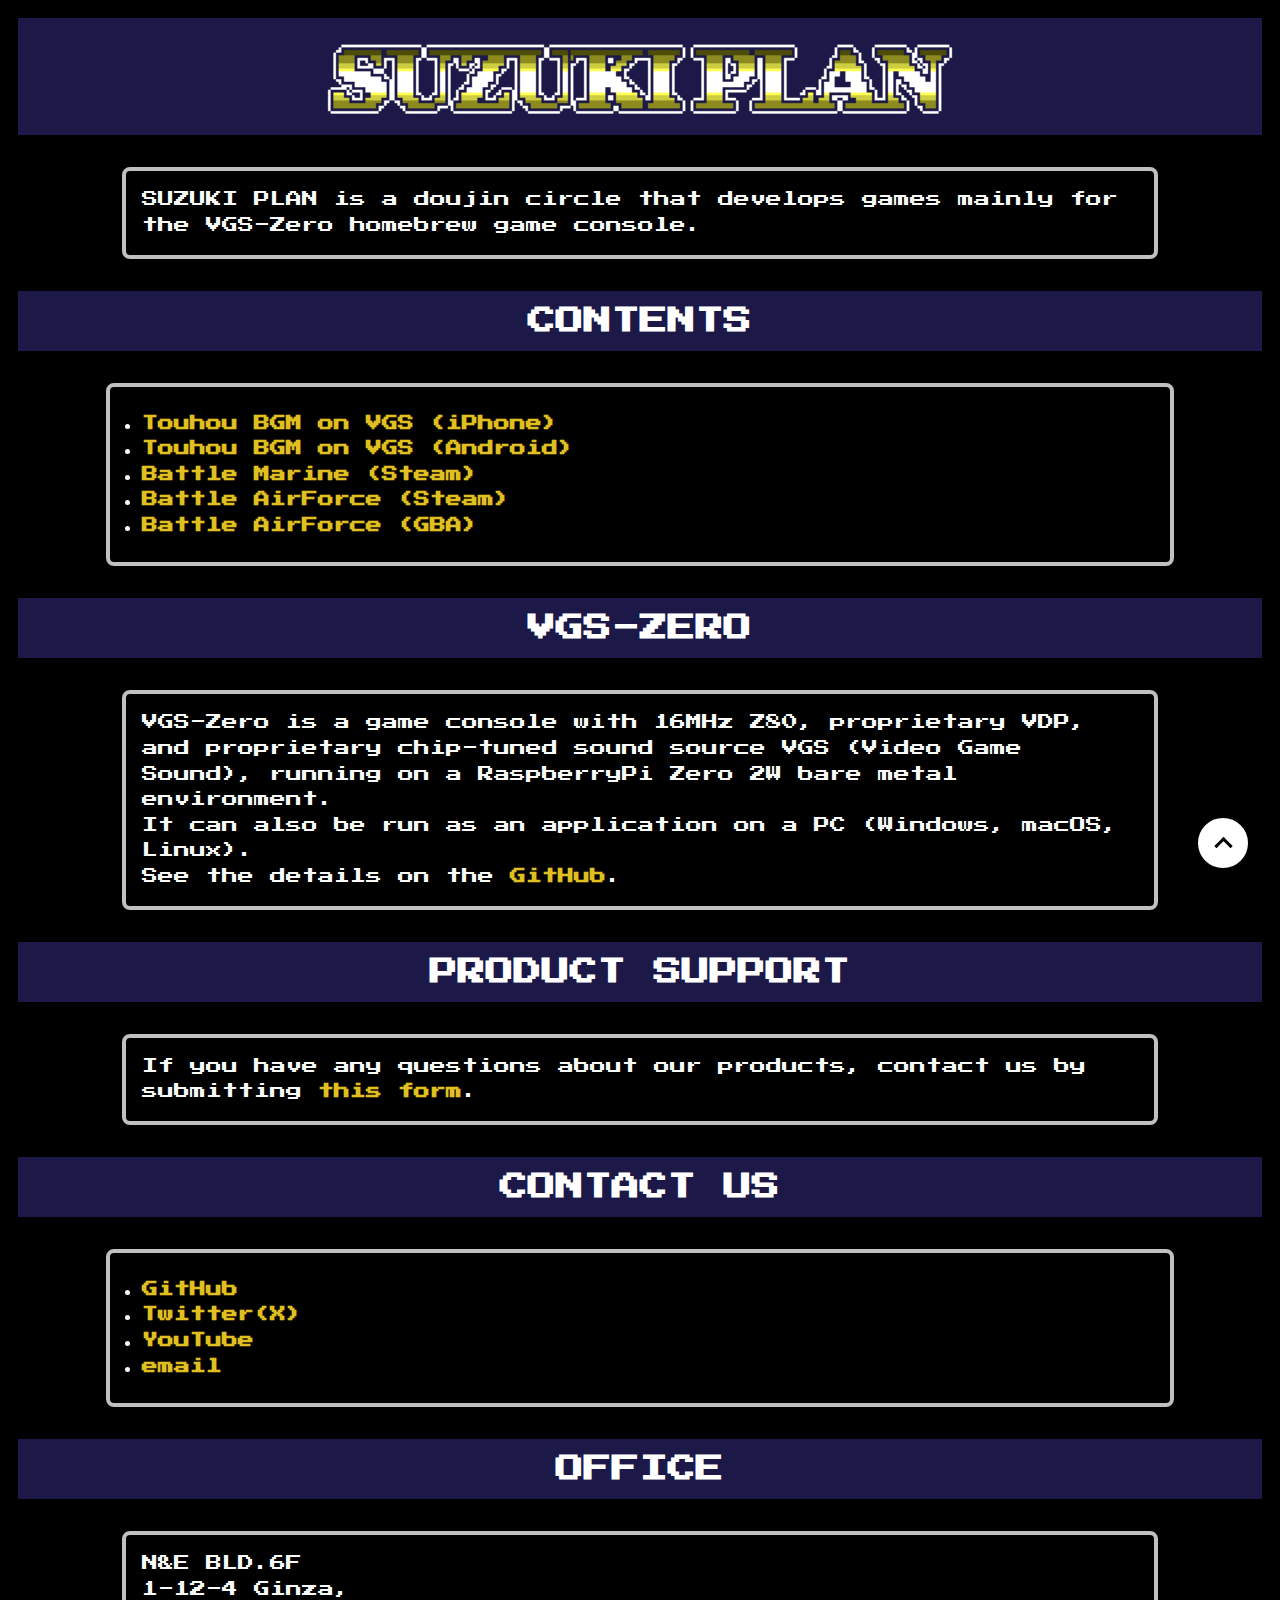
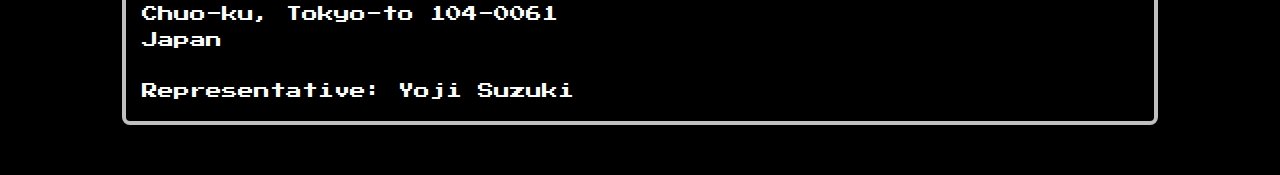
<file: public/index.html>
<html lang="en">

<head prefix="og: http://ogp.me/ns#">
    <meta charset="utf-8">
    <meta name="viewport"
        content="width=device-width,initial-scale=1,minimum-scale=1,maximum-scale=2,viewport-fit=cover">
    <meta property=”og:title” content="SUZUKI PLAN - Web Site" />
    <meta property=”og:description” content="SUZUKI PLAN is a doujin circle that develops games mainly for the VGS-Zero homebrew game console." />
    <meta property=”og:url” content="https://www.suzukiplan.com/" />
    <meta property=”og:image” content="https://www.suzukiplan.com/share.png" />
    <meta property=”og:type” content="website" />
    <meta property=”og:site_name” content="SUZUKI PLAN - Web Site" />
    <meta name="twitter:card" content="summary_large_image" />
    <meta name="twitter:site" content="suzukiplan" />
    <meta name="twitter:title" content="SUZUKI PLAN - Web Site" />
    <meta name="twitter:description" content="SUZUKI PLAN is a doujin circle that develops games mainly for the VGS-Zero homebrew game console." />
    <meta name="twitter:image" content="https://www.suzukiplan.com/share.png" />
    <link rel="stylesheet" href="style.css">
    <link rel="icon" href="favicon.ico">
    <link rel="preconnect" href="https://fonts.googleapis.com">
    <link rel="preconnect" href="https://fonts.gstatic.com" crossorigin>
    <link href="https://fonts.googleapis.com/css2?family=Press+Start+2P&display=swap" rel="stylesheet">
</head>

<body>
    <a class="pagetop" href="#"><div class="pagetop__arrow"></div></a>

    <h1>
        <img src="suzukiplan.png" width="100%" /><br>
    </h1>

    <p>SUZUKI PLAN is a doujin circle that develops games mainly for the VGS-Zero homebrew game console.</p>

    <h2>CONTENTS</h2>

    <ul>
        <li><a href="https://apps.apple.com/jp/app/id680248037" target="_blank">Touhou BGM on VGS (iPhone)</a></li>
        <li><a href="https://play.google.com/store/apps/details?id=com.suzukiplan.TOHOVGS" target="_blank">Touhou BGM on VGS (Android)</a></li>
        <li><a href="https://store.steampowered.com/app/2824990/Battle_Marine/" target="_blank">Battle Marine (Steam)</a></li>
        <li><a href="https://store.steampowered.com/app/3476490/Battle_AirForce/" target="_blank">Battle AirForce (Steam)</a></li>
        <li><a href="https://steamcommunity.com/games/3476490/announcements/detail/547857372725379989" target="_blank">Battle AirForce (GBA)</a></li>
    </ul>

    <h2>VGS-ZERO</h2>

    <p>
        VGS-Zero is a game console with 16MHz Z80, proprietary VDP, and proprietary chip-tuned sound source VGS (Video Game Sound), running on a RaspberryPi Zero 2W bare metal environment.<br>
        It can also be run as an application on a PC (Windows, macOS, Linux).<br>
        See the details on the <a href="https://github.com/suzukiplan/vgszero" target="_blank">GitHub</a>.
    </p>

    <h2>PRODUCT SUPPORT</h2>
    <p>
        If you have any questions about our products, contact us by submitting <a target="_blank" href="https://forms.gle/hzebBHgWpHcNvP3s7">this form</a>.
    </p>

    <h2>CONTACT US</h2>
    <ul>
        <li><a href="https://github.com/suzukiplan" target="_blank">GitHub</a></li>
        <li><a href="https://x.com/suzukiplan" target="_blank">Twitter(X)</a></li>
        <li><a href="https://www.youtube.com/@suzukiplan">YouTube</a></li>
        <li><a href="mailto:support@suzukiplan.com">email</a></li>
    </ul>

    <h2>OFFICE</h2>
    <p>
        N&amp;E BLD.6F<br>
        1-12-4 Ginza,<br>
        Chuo-ku, Tokyo-to 104-0061<br>
        Japan<br>
        <br>
        Representative: Yoji Suzuki
    </p>
</body>
</html>
</file>
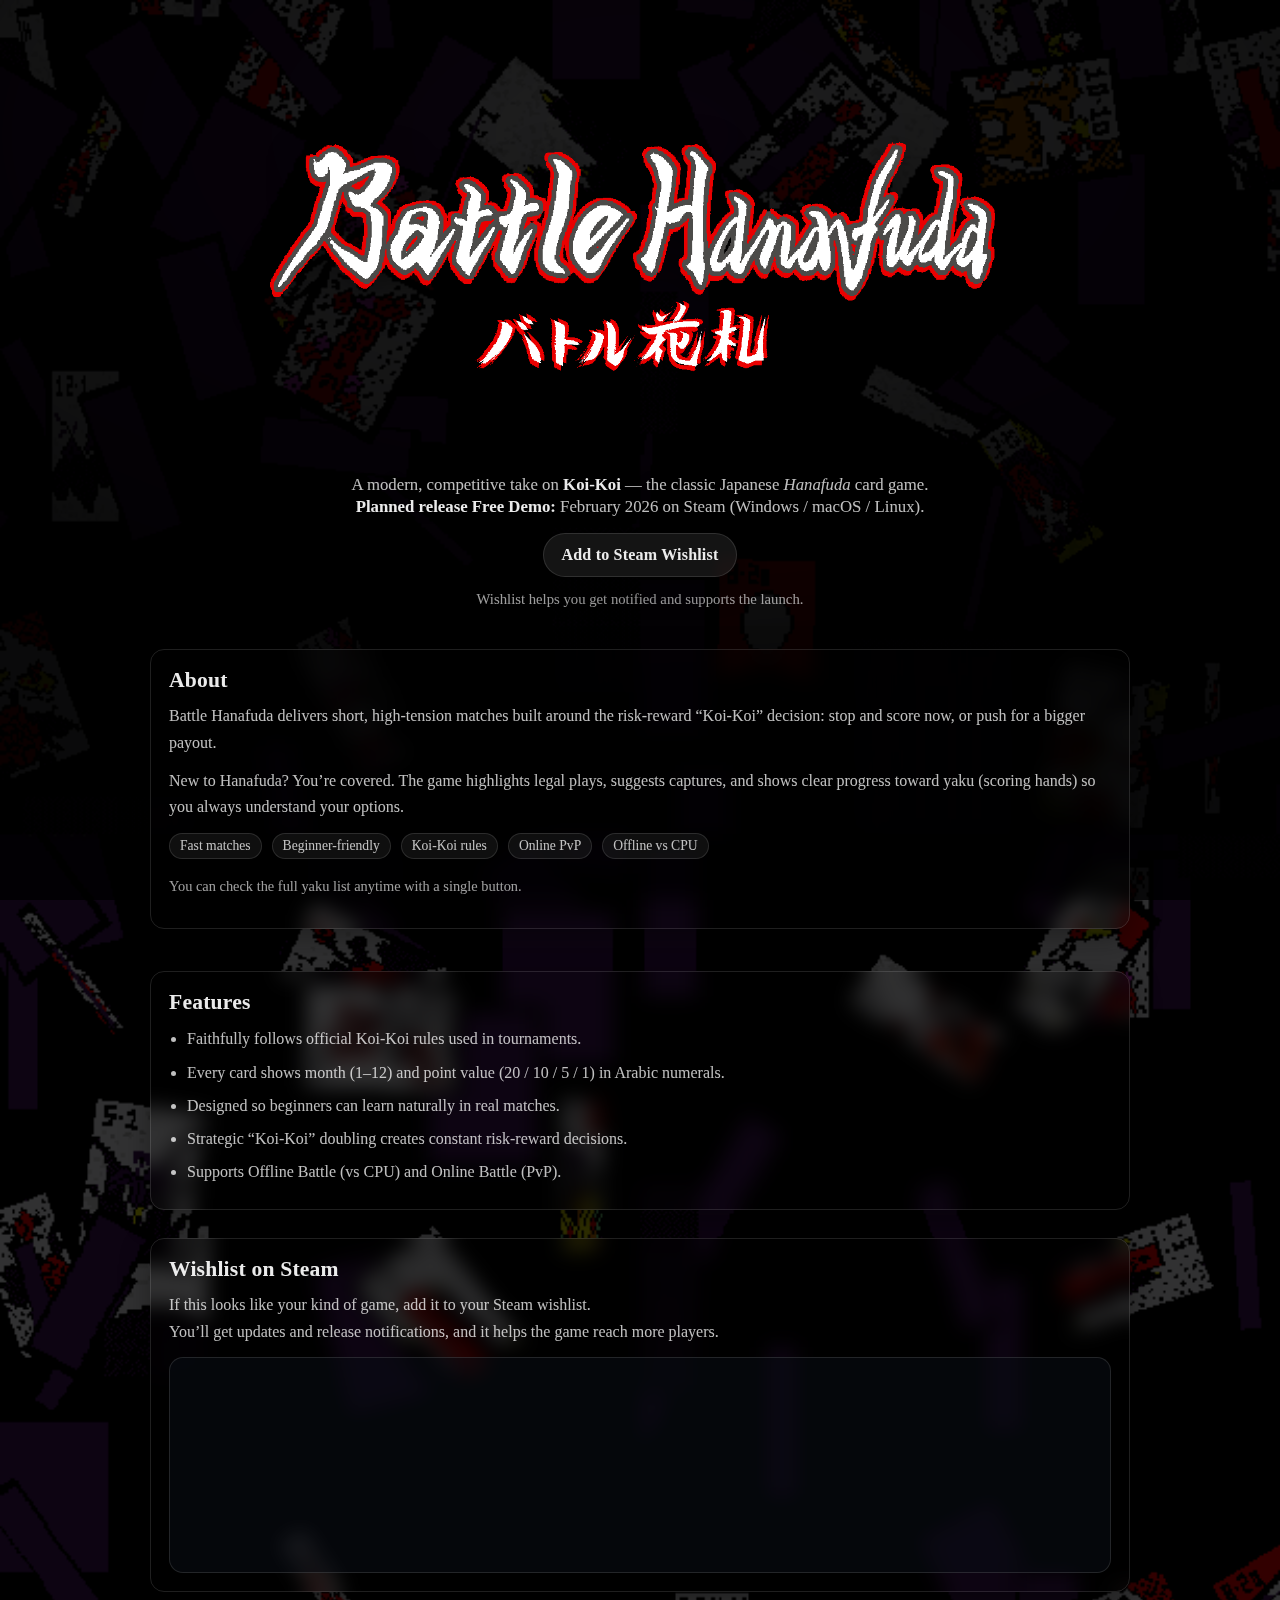
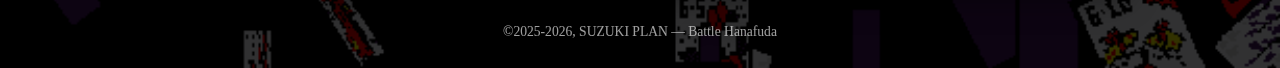
<file: public/hanafuda/index.html>
<!doctype html>
<html lang="en">

<head>
    <meta charset="utf-8" />
    <meta name="viewport" content="width=device-width, initial-scale=1" />

    <title>Battle Hanafuda — Wishlist on Steam</title>
    <meta name="description"
        content="Battle Hanafuda is a fast, strategic Koi-Koi experience with beginner-friendly guidance and online PvP. Add it to your Steam wishlist." />

    <!-- OGP -->
    <meta property="og:type" content="website" />
    <meta property="og:title" content="Battle Hanafuda — Wishlist on Steam" />
    <meta property="og:description"
        content="A modern, competitive take on Koi-Koi — the classic Japanese Hanafuda card game. Planned release: February 2026 on Steam (Windows / macOS / Linux)." />
    <meta property="og:image" content="hanafuda.png" />
    <meta property="og:image:alt" content="Battle Hanafuda key art" />

    <!-- Twitter Card -->
    <meta name="twitter:card" content="summary_large_image" />
    <meta name="twitter:title" content="Battle Hanafuda — Wishlist on Steam" />
    <meta name="twitter:description"
        content="A modern, competitive take on Koi-Koi — the classic Japanese Hanafuda card game. Planned release: February 2026 on Steam (Windows / macOS / Linux)." />
    <meta name="twitter:image" content="hanafuda.png" />
    <meta name="twitter:image:alt" content="Battle Hanafuda key art" />

    <link rel="preload" as="image" href="logo.png" />
    <link rel="preload" as="image" href="bg.png" />

    <style>
        :root {
            --max: 980px;
            --pad: 16px;
            --radius: 14px;
            --shadow: 0 10px 30px rgba(0, 0, 0, .35);
            --glass: rgba(10, 12, 20, .72);
            --glass2: rgba(10, 12, 20, .55);
            --line: rgba(255, 255, 255, .12);
            --text: rgba(255, 255, 255, .92);
            --muted: rgba(255, 255, 255, .75);
            --muted2: rgba(255, 255, 255, .62);
            --focus: rgba(255, 255, 255, .28);
        }

        * {
            box-sizing: border-box;
        }

        body {
            margin: 0;
            padding: 0;
            min-height: 100vh;
            color: var(--text);
            background-image: url("bg.png");
            background-size: cover;
            background-position: center;
            background-repeat: no-repeat;
        }

        body::before {
            content: "";
            position: fixed;
            inset: 0;
            background: radial-gradient(80% 60% at 50% 15%, rgba(0, 0, 0, .35), rgba(0, 0, 0, .78));
            pointer-events: none;
            z-index: 0;
        }

        header,
        main,
        footer {
            position: relative;
            z-index: 1;
        }

        .wrap {
            width: min(var(--max), calc(100% - var(--pad) * 2));
            margin: 0 auto;
        }

        .hero {
            padding: 18px 0 10px;
            text-align: center;
        }

        .top-logo {
            display: block;
            width: min(82vw, 760px);
            height: auto;
            margin: 18px auto 10px;
            filter: drop-shadow(0 10px 18px rgba(0, 0, 0, .55));
        }

        .subhead {
            margin: 0 auto 14px;
            max-width: 48rem;
            line-height: 1.35;
            color: var(--muted);
            text-shadow: 0 2px 10px rgba(0, 0, 0, .5);
            font-size: 1.05rem;
        }

        .subhead strong {
            color: var(--text);
            font-weight: 700;
        }

        .cta-row {
            display: grid;
            gap: 10px;
            justify-items: center;
            margin: 12px 0 14px;
        }

        .cta-primary {
            display: inline-flex;
            align-items: center;
            justify-content: center;
            padding: 12px 18px;
            border-radius: 999px;
            border: 1px solid var(--line);
            background: rgba(255, 255, 255, .08);
            box-shadow: var(--shadow);
            color: var(--text);
            text-decoration: none;
            font-weight: 700;
            letter-spacing: .2px;
            backdrop-filter: blur(8px);
            -webkit-backdrop-filter: blur(8px);
        }

        .cta-primary:hover {
            background: rgba(255, 255, 255, .12);
        }

        .cta-note {
            font-size: .92rem;
            color: var(--muted2);
            margin: 0;
        }

        .panel {
            background: transparent;
            border: 1px solid var(--line);
            border-radius: var(--radius);
            box-shadow: var(--shadow);
            padding: 18px;
            margin: 14px 0;
            backdrop-filter: blur(10px);
            -webkit-backdrop-filter: blur(10px);
        }

        h1 {
            margin: 0 0 10px;
            font-size: 1.35rem;
            letter-spacing: .2px;
        }

        p {
            margin: 0 0 12px;
            line-height: 1.65;
            color: var(--muted);
        }

        .bullets {
            margin: 10px 0 0;
            padding: 0 0 0 18px;
            color: var(--muted);
            line-height: 1.7;
        }

        .bullets li {
            margin: 6px 0;
        }

        /* ===== FIX: Always stack vertically (no side-by-side) ===== */
        .grid {
            display: grid;
            gap: 14px;
            grid-template-columns: 1fr;
        }

        /* ===== /FIX ===== */

        .micro {
            font-size: .9rem;
            color: var(--muted2);
            margin-top: 8px;
        }

        .tag {
            display: inline-block;
            padding: 4px 10px;
            border-radius: 999px;
            border: 1px solid var(--line);
            background: rgba(255, 255, 255, .06);
            color: var(--muted);
            font-size: .85rem;
            margin: 0 6px 8px 0;
        }

        .widget {
            background: var(--glass2);
            border: 1px solid var(--line);
            border-radius: var(--radius);
            padding: 12px;
            overflow: hidden;
        }

        iframe {
            width: 100%;
            max-width: 646px;
            border: 0;
            display: block;
            margin: 0 auto;
        }

        a {
            color: inherit;
            text-decoration: underline;
            text-decoration-color: rgba(255, 255, 255, .35);
        }

        a:focus-visible,
        button:focus-visible {
            outline: 2px solid var(--focus);
            outline-offset: 3px;
            border-radius: 8px;
        }

        footer {
            padding: 18px 0 28px;
            text-align: center;
            color: var(--muted2);
            font-size: .85rem;
            text-shadow: 0 2px 10px rgba(0, 0, 0, .45);
        }
    </style>
</head>

<body>
    <header class="hero">
        <div class="wrap">
            <img class="top-logo" src="logo.png" alt="Battle Hanafuda" width="1600" height="400" />
            <p class="subhead">
                A modern, competitive take on <strong>Koi-Koi</strong> — the classic Japanese <em>Hanafuda</em> card
                game.
                <br />
                <strong>Planned release Free Demo:</strong> February 2026 on Steam (Windows / macOS / Linux).
            </p>

            <div class="cta-row">
                <a class="cta-primary" href="#wishlist" aria-label="Jump to Steam wishlist widget">Add to Steam
                    Wishlist</a>
                <p class="cta-note">Wishlist helps you get notified and supports the launch.</p>
            </div>
        </div>
    </header>

    <main class="wrap">
        <div class="grid">
            <section class="panel" aria-labelledby="about">
                <h1 id="about">About</h1>
                <p>
                    Battle Hanafuda delivers short, high-tension matches built around the risk-reward “Koi-Koi”
                    decision:
                    stop and score now, or push for a bigger payout.
                </p>
                <p>
                    New to Hanafuda? You’re covered. The game highlights legal plays, suggests captures, and shows clear
                    progress
                    toward yaku (scoring hands) so you always understand your options.
                </p>

                <div aria-label="Key tags">
                    <span class="tag">Fast matches</span>
                    <span class="tag">Beginner-friendly</span>
                    <span class="tag">Koi-Koi rules</span>
                    <span class="tag">Online PvP</span>
                    <span class="tag">Offline vs CPU</span>
                </div>

                <p class="micro">
                    You can check the full yaku list anytime with a single button.
                </p>
            </section>

            <aside class="panel" aria-labelledby="features">
                <h1 id="features">Features</h1>
                <ul class="bullets">
                    <li>Faithfully follows official Koi-Koi rules used in tournaments.</li>
                    <li>Every card shows month (1–12) and point value (20 / 10 / 5 / 1) in Arabic numerals.</li>
                    <li>Designed so beginners can learn naturally in real matches.</li>
                    <li>Strategic “Koi-Koi” doubling creates constant risk-reward decisions.</li>
                    <li>Supports Offline Battle (vs CPU) and Online Battle (PvP).</li>
                </ul>
            </aside>
        </div>

        <section class="panel" id="wishlist" aria-labelledby="wishlist-title">
            <h1 id="wishlist-title">Wishlist on Steam</h1>
            <p>
                If this looks like your kind of game, add it to your Steam wishlist.<br>
                You’ll get updates and release notifications, and it helps the game reach more players.
            </p>

            <div class="widget" role="region" aria-label="Steam wishlist widget">
                <iframe src="https://store.steampowered.com/widget/4162420/" height="190" loading="lazy"
                    referrerpolicy="no-referrer-when-downgrade"></iframe>
            </div>
        </section>
    </main>

    <footer>
        ©2025-2026, SUZUKI PLAN — Battle Hanafuda
    </footer>
</body>

</html>
</file>
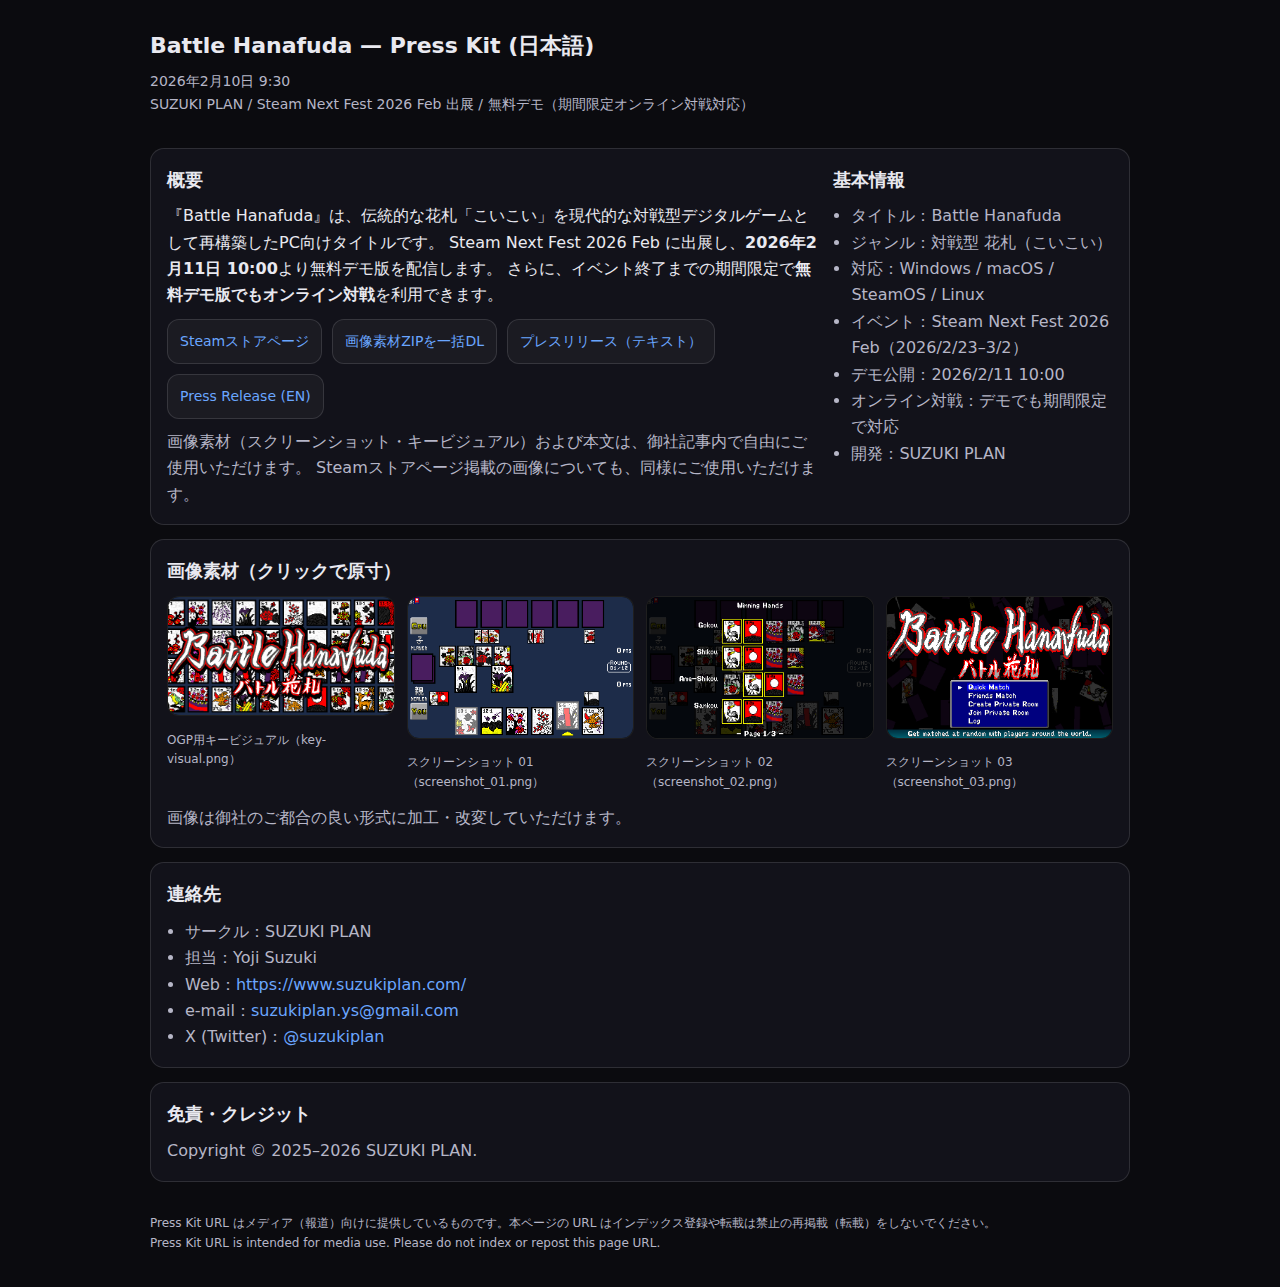
<file: public/press/battle-hanafuda-2026-02-10/index.html>
<!doctype html>
<html lang="ja">

<head>
    <meta charset="utf-8" />
    <meta name="viewport" content="width=device-width, initial-scale=1" />
    <title>Battle Hanafuda Press Kit (JP) | SUZUKI PLAN</title>

    <!-- Crawl control -->
    <meta name="robots" content="noindex, nofollow, noarchive" />
    <meta name="googlebot" content="noindex, nofollow, noarchive" />

    <style>
        :root {
            --bg: #0b0b0f;
            --panel: #12121a;
            --text: #e9e9f0;
            --muted: #b6b6c7;
            --line: rgba(255, 255, 255, .12);
            --accent: #6aa6ff;
            --radius: 14px;
            --max: 980px;
        }

        * {
            box-sizing: border-box;
        }

        body {
            margin: 0;
            font-family: system-ui, -apple-system, "Segoe UI", Roboto, "Noto Sans JP", "Hiragino Kaku Gothic ProN", Meiryo, sans-serif;
            background: var(--bg);
            color: var(--text);
            line-height: 1.65;
        }

        a {
            color: var(--accent);
            text-decoration: none;
        }

        a:hover {
            text-decoration: underline;
        }

        header,
        main,
        footer {
            width: min(var(--max), 92vw);
            margin: 0 auto;
        }

        header {
            padding: 28px 0 18px;
        }

        h1 {
            font-size: 22px;
            margin: 0 0 6px;
        }

        .sub {
            color: var(--muted);
            margin: 0;
            font-size: 14px;
        }

        .panel {
            background: var(--panel);
            border: 1px solid var(--line);
            border-radius: var(--radius);
            padding: 16px;
            margin: 14px 0;
        }

        .grid {
            display: grid;
            gap: 12px;
            grid-template-columns: repeat(auto-fit, minmax(220px, 1fr));
        }

        .btnrow {
            display: flex;
            flex-wrap: wrap;
            gap: 10px;
            margin-top: 10px;
        }

        .btn {
            display: inline-block;
            border: 1px solid var(--line);
            background: rgba(255, 255, 255, .04);
            padding: 10px 12px;
            border-radius: 12px;
            font-size: 14px;
        }

        .btn:hover {
            background: rgba(255, 255, 255, .08);
        }

        .kvs {
            display: grid;
            gap: 14px;
            grid-template-columns: 1.4fr .6fr;
        }

        @media (max-width: 820px) {
            .kvs {
                grid-template-columns: 1fr;
            }
        }

        figure {
            margin: 0;
        }

        img {
            width: 100%;
            height: auto;
            border-radius: 12px;
            border: 1px solid var(--line);
            background: #000;
        }

        figcaption {
            color: var(--muted);
            font-size: 12px;
            margin-top: 6px;
        }

        ul {
            margin: 10px 0 0;
            padding-left: 20px;
        }

        .muted {
            color: var(--muted);
        }

        footer {
            padding: 18px 0 34px;
            color: var(--muted);
            font-size: 12px;
        }

        code {
            background: rgba(255, 255, 255, .06);
            padding: 2px 6px;
            border-radius: 8px;
        }
    </style>
</head>

<body>
    <header>
        <h1>Battle Hanafuda — Press Kit (日本語)</h1>
        <p class="sub">2026年2月10日 9:30</p>
        <p class="sub">SUZUKI PLAN / Steam Next Fest 2026 Feb 出展 / 無料デモ（期間限定オンライン対戦対応）</p>
    </header>

    <main>
        <section class="panel">
            <div class="kvs">
                <div>
                    <h2 style="margin:0 0 8px; font-size:18px;">概要</h2>
                    <p style="margin:0;">
                        『Battle Hanafuda』は、伝統的な花札「こいこい」を現代的な対戦型デジタルゲームとして再構築したPC向けタイトルです。
                        Steam Next Fest 2026 Feb に出展し、<strong>2026年2月11日 10:00</strong>より無料デモ版を配信します。
                        さらに、イベント終了までの期間限定で<strong>無料デモ版でもオンライン対戦</strong>を利用できます。
                    </p>

                    <div class="btnrow" aria-label="primary links">
                        <!-- TODO: your final URLs -->
                        <a class="btn" href="https://store.steampowered.com/app/4162420/Battle_Hanafuda_Demo/"
                            target="_blank" rel="noopener">Steamストアページ</a>
                        <a class="btn" href="./battle-hanafuda-presskit.zip">画像素材ZIPを一括DL</a>
                        <a class="btn" href="./press-release-ja.txt">プレスリリース（テキスト）</a>
                        <!-- Optional -->
                        <a class="btn" href="./press-release-en.txt">Press Release (EN)</a>
                    </div>

                    <p class="muted" style="margin:10px 0 0;">
                        画像素材（スクリーンショット・キービジュアル）および本文は、御社記事内で自由にご使用いただけます。
                        Steamストアページ掲載の画像についても、同様にご使用いただけます。
                    </p>
                </div>

                <div>
                    <h2 style="margin:0 0 8px; font-size:18px;">基本情報</h2>
                    <ul class="muted" style="margin:0; padding-left: 18px;">
                        <li>タイトル：Battle Hanafuda</li>
                        <li>ジャンル：対戦型 花札（こいこい）</li>
                        <li>対応：Windows / macOS / SteamOS / Linux</li>
                        <li>イベント：Steam Next Fest 2026 Feb（2026/2/23–3/2）</li>
                        <li>デモ公開：2026/2/11 10:00</li>
                        <li>オンライン対戦：デモでも期間限定で対応</li>
                        <li>開発：SUZUKI PLAN</li>
                    </ul>
                </div>
            </div>
        </section>

        <section class="panel">
            <h2 style="margin:0 0 10px; font-size:18px;">画像素材（クリックで原寸）</h2>
            <div class="grid">
                <!-- Replace filenames with your real assets under ./images/ -->
                <figure>
                    <a href="./images/key-visual.png" target="_blank" rel="noopener">
                        <img src="./images/key-visual.png" alt="Key Visual" loading="lazy" />
                    </a>
                    <figcaption>OGP用キービジュアル（key-visual.png）</figcaption>
                </figure>

                <figure>
                    <a href="./images/screenshot_01.png" target="_blank" rel="noopener">
                        <img src="./images/screenshot_01.png" alt="Screenshot 01" loading="lazy" />
                    </a>
                    <figcaption>スクリーンショット 01（screenshot_01.png）</figcaption>
                </figure>

                <figure>
                    <a href="./images/screenshot_02.png" target="_blank" rel="noopener">
                        <img src="./images/screenshot_02.png" alt="Screenshot 02" loading="lazy" />
                    </a>
                    <figcaption>スクリーンショット 02（screenshot_02.png）</figcaption>
                </figure>

                <figure>
                    <a href="./images/screenshot_03.png" target="_blank" rel="noopener">
                        <img src="./images/screenshot_03.png" alt="Screenshot 03" loading="lazy" />
                    </a>
                    <figcaption>スクリーンショット 03（screenshot_03.png）</figcaption>
                </figure>
            </div>

            <p class="muted" style="margin:12px 0 0;">
                画像は御社のご都合の良い形式に加工・改変していただけます。
            </p>
        </section>

        <section class="panel">
            <h2 style="margin:0 0 10px; font-size:18px;">連絡先</h2>
            <ul class="muted" style="margin:0; padding-left: 18px;">
                <li>サークル：SUZUKI PLAN</li>
                <li>担当：Yoji Suzuki</li>
                <li>Web：<a href="https://www.suzukiplan.com/" target="_blank"
                        rel="noopener">https://www.suzukiplan.com/</a></li>
                <li>e-mail：<a href="mailto:suzukiplan.ys@gmail.com">suzukiplan.ys@gmail.com</a></li>
                <li>X (Twitter)：<a href="https://x.com/suzukiplan" target="_blank">@suzukiplan</a></li>
                <!-- <li>X：@xxxxx</li> -->
            </ul>
        </section>

        <section class="panel">
            <h2 style="margin:0 0 10px; font-size:18px;">免責・クレジット</h2>
            <p class="muted" style="margin:0;">
                Copyright © 2025–2026 SUZUKI PLAN.
            </p>
        </section>
    </main>

    <footer>
        <div>Press Kit URL はメディア（報道）向けに提供しているものです。本ページの URL はインデックス登録や転載は禁止の再掲載（転載）をしないでください。</div>
        <div>Press Kit URL is intended for media use. Please do not index or repost this page URL.</div>
    </footer>
</body>

</html>
</file>
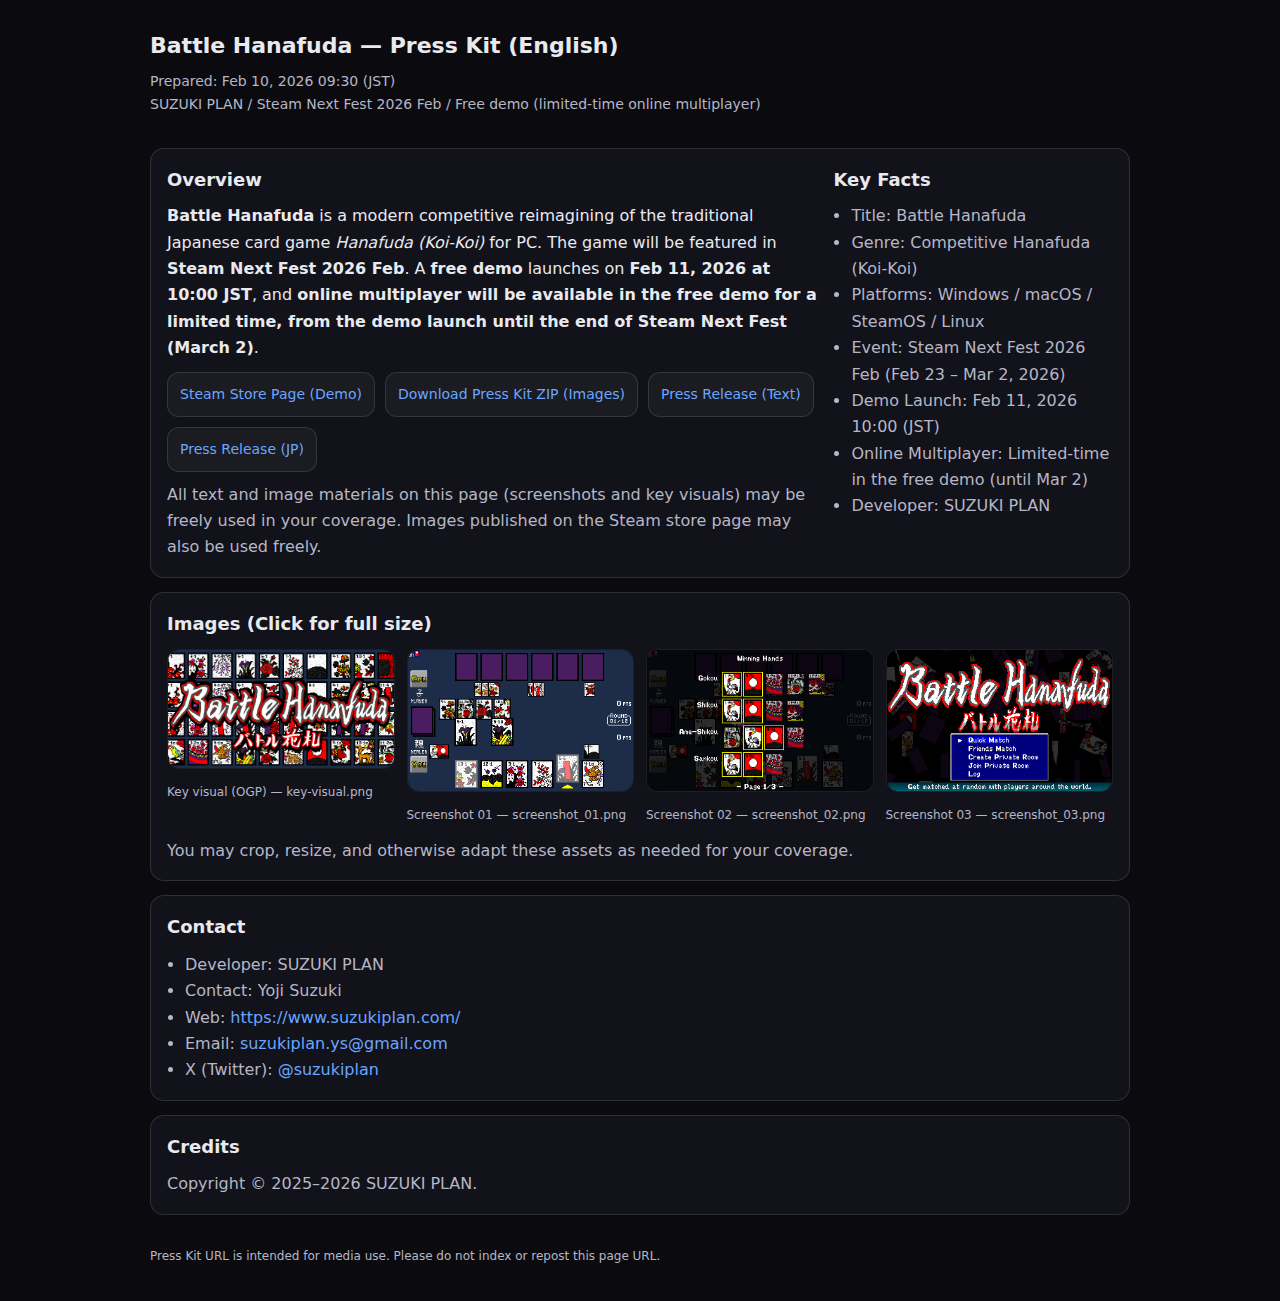
<file: public/press/battle-hanafuda-2026-02-10/en/index.html>
<!doctype html>
<html lang="en">

<head>
    <meta charset="utf-8" />
    <meta name="viewport" content="width=device-width, initial-scale=1" />
    <title>Battle Hanafuda Press Kit (EN) | SUZUKI PLAN</title>

    <!-- Crawl control -->
    <meta name="robots" content="noindex, nofollow, noarchive" />
    <meta name="googlebot" content="noindex, nofollow, noarchive" />

    <style>
        :root {
            --bg: #0b0b0f;
            --panel: #12121a;
            --text: #e9e9f0;
            --muted: #b6b6c7;
            --line: rgba(255, 255, 255, .12);
            --accent: #6aa6ff;
            --radius: 14px;
            --max: 980px;
        }

        * {
            box-sizing: border-box;
        }

        body {
            margin: 0;
            font-family: system-ui, -apple-system, "Segoe UI", Roboto, "Noto Sans", "Noto Sans JP", "Hiragino Kaku Gothic ProN", Meiryo, sans-serif;
            background: var(--bg);
            color: var(--text);
            line-height: 1.65;
        }

        a {
            color: var(--accent);
            text-decoration: none;
        }

        a:hover {
            text-decoration: underline;
        }

        header,
        main,
        footer {
            width: min(var(--max), 92vw);
            margin: 0 auto;
        }

        header {
            padding: 28px 0 18px;
        }

        h1 {
            font-size: 22px;
            margin: 0 0 6px;
        }

        .sub {
            color: var(--muted);
            margin: 0;
            font-size: 14px;
        }

        .panel {
            background: var(--panel);
            border: 1px solid var(--line);
            border-radius: var(--radius);
            padding: 16px;
            margin: 14px 0;
        }

        .grid {
            display: grid;
            gap: 12px;
            grid-template-columns: repeat(auto-fit, minmax(220px, 1fr));
        }

        .btnrow {
            display: flex;
            flex-wrap: wrap;
            gap: 10px;
            margin-top: 10px;
        }

        .btn {
            display: inline-block;
            border: 1px solid var(--line);
            background: rgba(255, 255, 255, .04);
            padding: 10px 12px;
            border-radius: 12px;
            font-size: 14px;
        }

        .btn:hover {
            background: rgba(255, 255, 255, .08);
        }

        .kvs {
            display: grid;
            gap: 14px;
            grid-template-columns: 1.4fr .6fr;
        }

        @media (max-width: 820px) {
            .kvs {
                grid-template-columns: 1fr;
            }
        }

        figure {
            margin: 0;
        }

        img {
            width: 100%;
            height: auto;
            border-radius: 12px;
            border: 1px solid var(--line);
            background: #000;
        }

        figcaption {
            color: var(--muted);
            font-size: 12px;
            margin-top: 6px;
        }

        ul {
            margin: 10px 0 0;
            padding-left: 20px;
        }

        .muted {
            color: var(--muted);
        }

        footer {
            padding: 18px 0 34px;
            color: var(--muted);
            font-size: 12px;
        }

        code {
            background: rgba(255, 255, 255, .06);
            padding: 2px 6px;
            border-radius: 8px;
        }
    </style>
</head>

<body>
    <header>
        <h1>Battle Hanafuda — Press Kit (English)</h1>
        <p class="sub">Prepared: Feb 10, 2026 09:30 (JST)</p>
        <p class="sub">SUZUKI PLAN / Steam Next Fest 2026 Feb / Free demo (limited-time online multiplayer)</p>
    </header>

    <main>
        <section class="panel">
            <div class="kvs">
                <div>
                    <h2 style="margin:0 0 8px; font-size:18px;">Overview</h2>
                    <p style="margin:0;">
                        <strong>Battle Hanafuda</strong> is a modern competitive reimagining of the traditional Japanese
                        card game <em>Hanafuda (Koi-Koi)</em> for PC.
                        The game will be featured in <strong>Steam Next Fest 2026 Feb</strong>.
                        A <strong>free demo</strong> launches on <strong>Feb 11, 2026 at 10:00 JST</strong>,
                        and <strong>online multiplayer will be available in the free demo for a limited time,
                            from the demo launch until the end of Steam Next Fest (March 2)</strong>.
                    </p>

                    <div class="btnrow" aria-label="primary links">
                        <a class="btn" href="https://store.steampowered.com/app/4162420/Battle_Hanafuda_Demo/"
                            target="_blank" rel="noopener">Steam Store Page (Demo)</a>
                        <a class="btn" href="../battle-hanafuda-presskit.zip">Download Press Kit ZIP (Images)</a>
                        <a class="btn" href="../press-release-en.txt">Press Release (Text)</a>
                        <a class="btn" href="../press-release-ja.txt">Press Release (JP)</a>
                    </div>

                    <p class="muted" style="margin:10px 0 0;">
                        All text and image materials on this page (screenshots and key visuals) may be freely used in
                        your coverage.
                        Images published on the Steam store page may also be used freely.
                    </p>
                </div>

                <div>
                    <h2 style="margin:0 0 8px; font-size:18px;">Key Facts</h2>
                    <ul class="muted" style="margin:0; padding-left: 18px;">
                        <li>Title: Battle Hanafuda</li>
                        <li>Genre: Competitive Hanafuda (Koi-Koi)</li>
                        <li>Platforms: Windows / macOS / SteamOS / Linux</li>
                        <li>Event: Steam Next Fest 2026 Feb (Feb 23 – Mar 2, 2026)</li>
                        <li>Demo Launch: Feb 11, 2026 10:00 (JST)</li>
                        <li>Online Multiplayer: Limited-time in the free demo (until Mar 2)</li>
                        <li>Developer: SUZUKI PLAN</li>
                    </ul>
                </div>
            </div>
        </section>

        <section class="panel">
            <h2 style="margin:0 0 10px; font-size:18px;">Images (Click for full size)</h2>
            <div class="grid">
                <figure>
                    <a href="../images/key-visual.png" target="_blank" rel="noopener">
                        <img src="../images/key-visual.png" alt="Key Visual" loading="lazy" />
                    </a>
                    <figcaption>Key visual (OGP) — key-visual.png</figcaption>
                </figure>

                <figure>
                    <a href="../images/screenshot_01.png" target="_blank" rel="noopener">
                        <img src="../images/screenshot_01.png" alt="Screenshot 01" loading="lazy" />
                    </a>
                    <figcaption>Screenshot 01 — screenshot_01.png</figcaption>
                </figure>

                <figure>
                    <a href="../images/screenshot_02.png" target="_blank" rel="noopener">
                        <img src="../images/screenshot_02.png" alt="Screenshot 02" loading="lazy" />
                    </a>
                    <figcaption>Screenshot 02 — screenshot_02.png</figcaption>
                </figure>

                <figure>
                    <a href="../images/screenshot_03.png" target="_blank" rel="noopener">
                        <img src="../images/screenshot_03.png" alt="Screenshot 03" loading="lazy" />
                    </a>
                    <figcaption>Screenshot 03 — screenshot_03.png</figcaption>
                </figure>
            </div>

            <p class="muted" style="margin:12px 0 0;">
                You may crop, resize, and otherwise adapt these assets as needed for your coverage.
            </p>
        </section>

        <section class="panel">
            <h2 style="margin:0 0 10px; font-size:18px;">Contact</h2>
            <ul class="muted" style="margin:0; padding-left: 18px;">
                <li>Developer: SUZUKI PLAN</li>
                <li>Contact: Yoji Suzuki</li>
                <li>Web: <a href="https://www.suzukiplan.com/" target="_blank"
                        rel="noopener">https://www.suzukiplan.com/</a></li>
                <li>Email: <a href="mailto:suzukiplan.ys@gmail.com">suzukiplan.ys@gmail.com</a></li>
                <li>X (Twitter): <a href="https://x.com/suzukiplan" target="_blank" rel="noopener">@suzukiplan</a></li>
            </ul>
        </section>

        <section class="panel">
            <h2 style="margin:0 0 10px; font-size:18px;">Credits</h2>
            <p class="muted" style="margin:0;">
                Copyright © 2025–2026 SUZUKI PLAN.
            </p>
        </section>
    </main>

    <footer>
        <div>Press Kit URL is intended for media use. Please do not index or repost this page URL.</div>
    </footer>
</body>

</html>
</file>
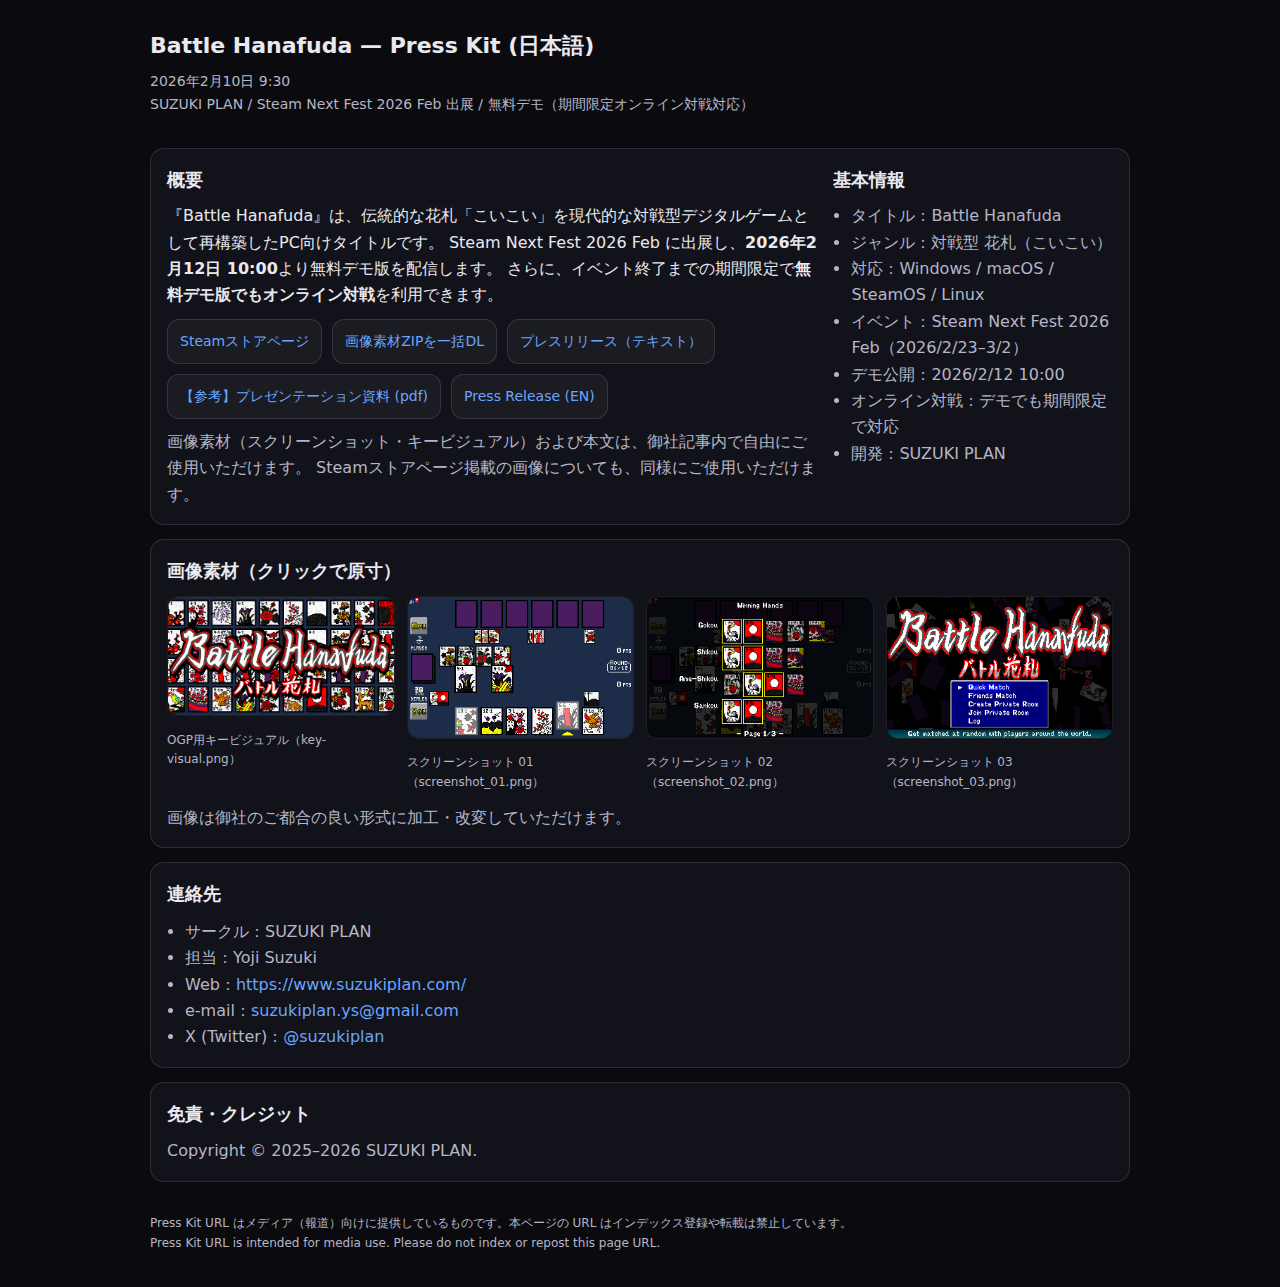
<file: public/press/battle-hanafuda-2026-02-10/ja/index.html>
<!doctype html>
<html lang="ja">

<head>
    <meta charset="utf-8" />
    <meta name="viewport" content="width=device-width, initial-scale=1" />
    <title>Battle Hanafuda Press Kit (JP) | SUZUKI PLAN</title>

    <!-- Crawl control -->
    <meta name="robots" content="noindex, nofollow, noarchive" />
    <meta name="googlebot" content="noindex, nofollow, noarchive" />

    <style>
        :root {
            --bg: #0b0b0f;
            --panel: #12121a;
            --text: #e9e9f0;
            --muted: #b6b6c7;
            --line: rgba(255, 255, 255, .12);
            --accent: #6aa6ff;
            --radius: 14px;
            --max: 980px;
        }

        * {
            box-sizing: border-box;
        }

        body {
            margin: 0;
            font-family: system-ui, -apple-system, "Segoe UI", Roboto, "Noto Sans JP", "Hiragino Kaku Gothic ProN", Meiryo, sans-serif;
            background: var(--bg);
            color: var(--text);
            line-height: 1.65;
        }

        a {
            color: var(--accent);
            text-decoration: none;
        }

        a:hover {
            text-decoration: underline;
        }

        header,
        main,
        footer {
            width: min(var(--max), 92vw);
            margin: 0 auto;
        }

        header {
            padding: 28px 0 18px;
        }

        h1 {
            font-size: 22px;
            margin: 0 0 6px;
        }

        .sub {
            color: var(--muted);
            margin: 0;
            font-size: 14px;
        }

        .panel {
            background: var(--panel);
            border: 1px solid var(--line);
            border-radius: var(--radius);
            padding: 16px;
            margin: 14px 0;
        }

        .grid {
            display: grid;
            gap: 12px;
            grid-template-columns: repeat(auto-fit, minmax(220px, 1fr));
        }

        .btnrow {
            display: flex;
            flex-wrap: wrap;
            gap: 10px;
            margin-top: 10px;
        }

        .btn {
            display: inline-block;
            border: 1px solid var(--line);
            background: rgba(255, 255, 255, .04);
            padding: 10px 12px;
            border-radius: 12px;
            font-size: 14px;
        }

        .btn:hover {
            background: rgba(255, 255, 255, .08);
        }

        .kvs {
            display: grid;
            gap: 14px;
            grid-template-columns: 1.4fr .6fr;
        }

        @media (max-width: 820px) {
            .kvs {
                grid-template-columns: 1fr;
            }
        }

        figure {
            margin: 0;
        }

        img {
            width: 100%;
            height: auto;
            border-radius: 12px;
            border: 1px solid var(--line);
            background: #000;
        }

        figcaption {
            color: var(--muted);
            font-size: 12px;
            margin-top: 6px;
        }

        ul {
            margin: 10px 0 0;
            padding-left: 20px;
        }

        .muted {
            color: var(--muted);
        }

        footer {
            padding: 18px 0 34px;
            color: var(--muted);
            font-size: 12px;
        }

        code {
            background: rgba(255, 255, 255, .06);
            padding: 2px 6px;
            border-radius: 8px;
        }
    </style>

    <!-- Google tag (gtag.js) -->
    <script async src="https://www.googletagmanager.com/gtag/js?id=G-3PHVK5F98J"></script>
    <script>
        window.dataLayer = window.dataLayer || [];
        function gtag() { dataLayer.push(arguments); }
        gtag('js', new Date());
        gtag('config', 'G-3PHVK5F98J');
    </script>
</head>

<body>
    <header>
        <h1>Battle Hanafuda — Press Kit (日本語)</h1>
        <p class="sub">2026年2月10日 9:30</p>
        <p class="sub">SUZUKI PLAN / Steam Next Fest 2026 Feb 出展 / 無料デモ（期間限定オンライン対戦対応）</p>
    </header>

    <main>
        <section class="panel">
            <div class="kvs">
                <div>
                    <h2 style="margin:0 0 8px; font-size:18px;">概要</h2>
                    <p style="margin:0;">
                        『Battle Hanafuda』は、伝統的な花札「こいこい」を現代的な対戦型デジタルゲームとして再構築したPC向けタイトルです。
                        Steam Next Fest 2026 Feb に出展し、<strong>2026年2月12日 10:00</strong>より無料デモ版を配信します。
                        さらに、イベント終了までの期間限定で<strong>無料デモ版でもオンライン対戦</strong>を利用できます。
                    </p>

                    <div class="btnrow" aria-label="primary links">
                        <!-- TODO: your final URLs -->
                        <a class="btn" href="https://store.steampowered.com/app/4162420/Battle_Hanafuda_Demo/"
                            target="_blank" rel="noopener">Steamストアページ</a>
                        <a class="btn" href="../battle-hanafuda-presskit.zip">画像素材ZIPを一括DL</a>
                        <a class="btn" href="../press-release-ja.txt">プレスリリース（テキスト）</a>
                        <!-- Optional -->
                        <a class="btn" href="https://www.suzukiplan.com/press/Battle_Hanafuda_about_2026-01-23.pdf">【参考】プレゼンテーション資料 (pdf)</a>
                        <a class="btn" href="../press-release-en.txt">Press Release (EN)</a>
                    </div>

                    <p class="muted" style="margin:10px 0 0;">
                        画像素材（スクリーンショット・キービジュアル）および本文は、御社記事内で自由にご使用いただけます。
                        Steamストアページ掲載の画像についても、同様にご使用いただけます。
                    </p>
                </div>

                <div>
                    <h2 style="margin:0 0 8px; font-size:18px;">基本情報</h2>
                    <ul class="muted" style="margin:0; padding-left: 18px;">
                        <li>タイトル：Battle Hanafuda</li>
                        <li>ジャンル：対戦型 花札（こいこい）</li>
                        <li>対応：Windows / macOS / SteamOS / Linux</li>
                        <li>イベント：Steam Next Fest 2026 Feb（2026/2/23–3/2）</li>
                        <li>デモ公開：2026/2/12 10:00</li>
                        <li>オンライン対戦：デモでも期間限定で対応</li>
                        <li>開発：SUZUKI PLAN</li>
                    </ul>
                </div>
            </div>
        </section>

        <section class="panel">
            <h2 style="margin:0 0 10px; font-size:18px;">画像素材（クリックで原寸）</h2>
            <div class="grid">
                <!-- Replace filenames with your real assets under ../images/ -->
                <figure>
                    <a href="../images/key-visual.png" target="_blank" rel="noopener">
                        <img src="../images/key-visual.png" alt="Key Visual" loading="lazy" />
                    </a>
                    <figcaption>OGP用キービジュアル（key-visual.png）</figcaption>
                </figure>

                <figure>
                    <a href="../images/screenshot_01.png" target="_blank" rel="noopener">
                        <img src="../images/screenshot_01.png" alt="Screenshot 01" loading="lazy" />
                    </a>
                    <figcaption>スクリーンショット 01（screenshot_01.png）</figcaption>
                </figure>

                <figure>
                    <a href="../images/screenshot_02.png" target="_blank" rel="noopener">
                        <img src="../images/screenshot_02.png" alt="Screenshot 02" loading="lazy" />
                    </a>
                    <figcaption>スクリーンショット 02（screenshot_02.png）</figcaption>
                </figure>

                <figure>
                    <a href="../images/screenshot_03.png" target="_blank" rel="noopener">
                        <img src="../images/screenshot_03.png" alt="Screenshot 03" loading="lazy" />
                    </a>
                    <figcaption>スクリーンショット 03（screenshot_03.png）</figcaption>
                </figure>
            </div>

            <p class="muted" style="margin:12px 0 0;">
                画像は御社のご都合の良い形式に加工・改変していただけます。
            </p>
        </section>

        <section class="panel">
            <h2 style="margin:0 0 10px; font-size:18px;">連絡先</h2>
            <ul class="muted" style="margin:0; padding-left: 18px;">
                <li>サークル：SUZUKI PLAN</li>
                <li>担当：Yoji Suzuki</li>
                <li>Web：<a href="https://www.suzukiplan.com/" target="_blank"
                        rel="noopener">https://www.suzukiplan.com/</a></li>
                <li>e-mail：<a href="mailto:suzukiplan.ys@gmail.com">suzukiplan.ys@gmail.com</a></li>
                <li>X (Twitter)：<a href="https://x.com/suzukiplan" target="_blank">@suzukiplan</a></li>
                <!-- <li>X：@xxxxx</li> -->
            </ul>
        </section>

        <section class="panel">
            <h2 style="margin:0 0 10px; font-size:18px;">免責・クレジット</h2>
            <p class="muted" style="margin:0;">
                Copyright © 2025–2026 SUZUKI PLAN.
            </p>
        </section>
    </main>

    <footer>
        <div>Press Kit URL はメディア（報道）向けに提供しているものです。本ページの URL はインデックス登録や転載は禁止しています。</div>
        <div>Press Kit URL is intended for media use. Please do not index or repost this page URL.</div>
    </footer>
</body>

</html>
</file>
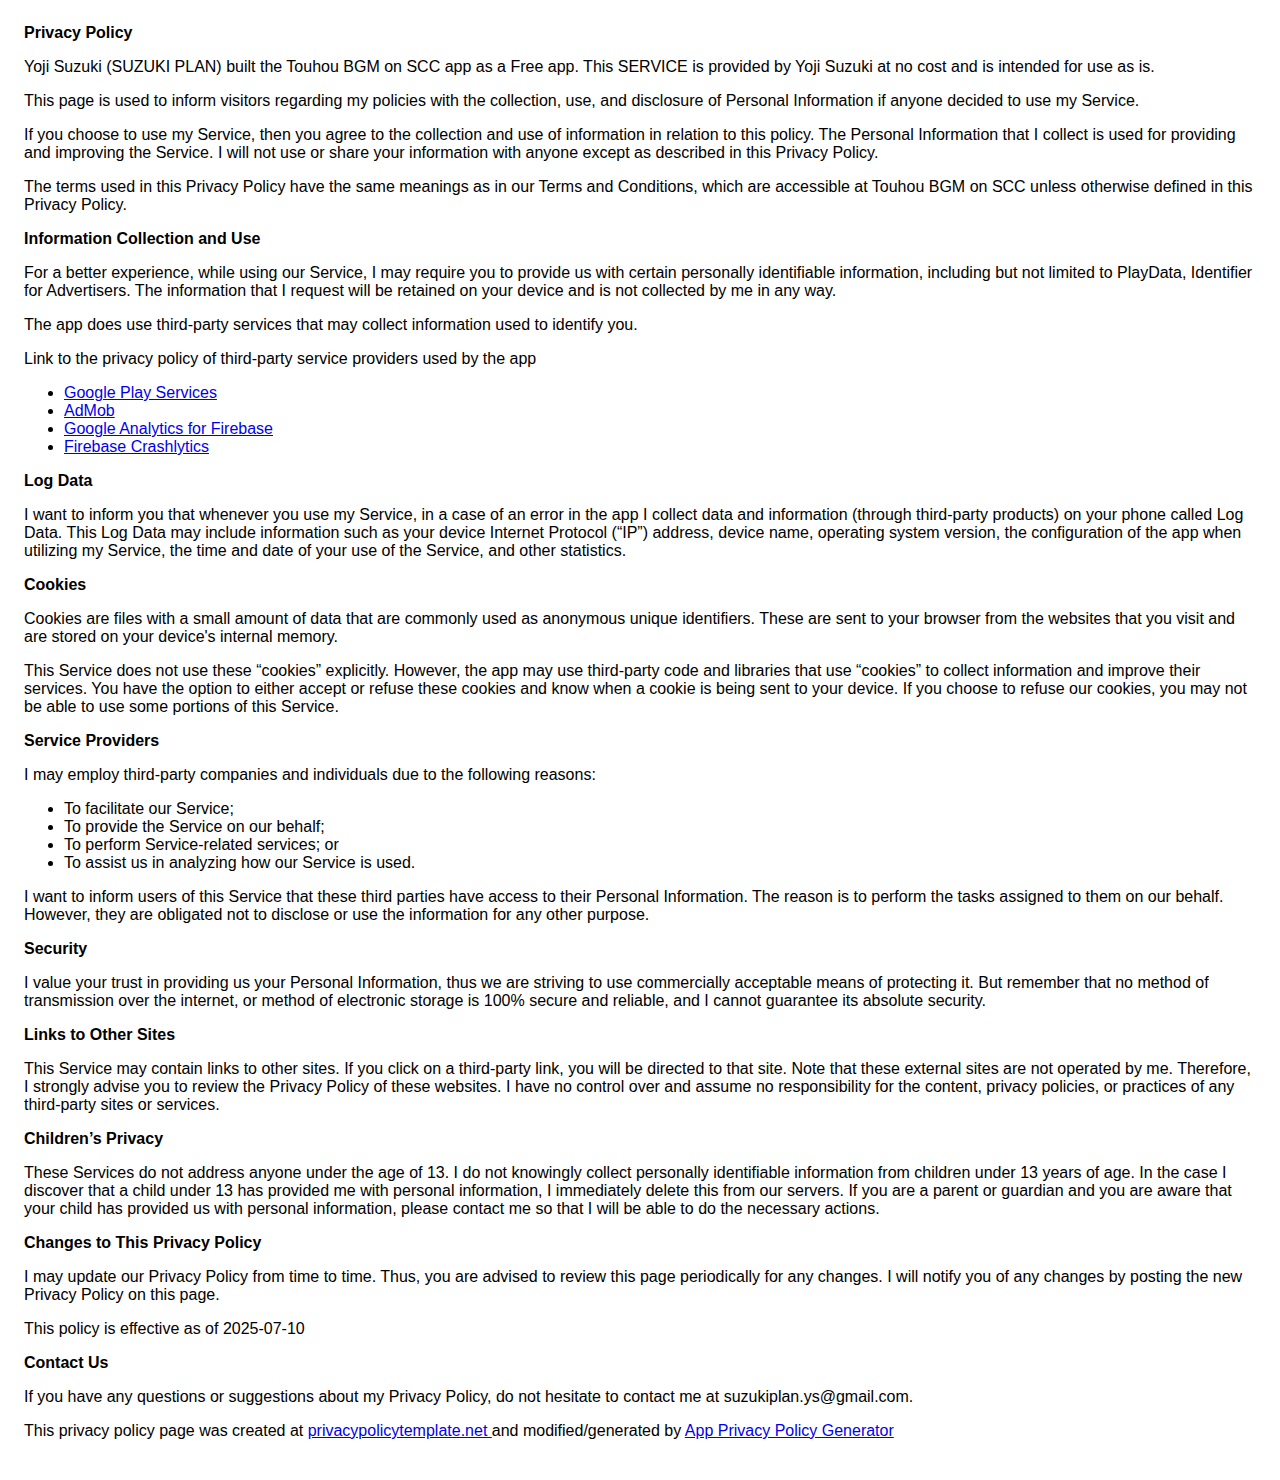
<file: public/tohoscc_android_privacy.html>
<!DOCTYPE html>
<html>
<head>
    <meta charset='utf-8'>
    <meta name='viewport' content='width=device-width'>
    <title>Privacy Policy</title>
    <style> body { font-family: 'Helvetica Neue', Helvetica, Arial, sans-serif; padding:1em; }
    </style>
</head>
<body>
<strong>Privacy Policy</strong>
<p>
    Yoji Suzuki (SUZUKI PLAN) built the Touhou BGM on SCC app as
    a Free app. This SERVICE is provided by
    Yoji Suzuki at no cost and is intended for use as
    is.
</p>
<p>
    This page is used to inform visitors regarding my
    policies with the collection, use, and disclosure of Personal
    Information if anyone decided to use my Service.
</p>
<p>
    If you choose to use my Service, then you agree to
    the collection and use of information in relation to this
    policy. The Personal Information that I collect is
    used for providing and improving the Service. I will not use or share your information with
    anyone except as described in this Privacy Policy.
</p>
<p>
    The terms used in this Privacy Policy have the same meanings
    as in our Terms and Conditions, which are accessible at
    Touhou BGM on SCC unless otherwise defined in this Privacy Policy.
</p>
<p><strong>Information Collection and Use</strong></p>
<p>
    For a better experience, while using our Service, I
    may require you to provide us with certain personally
    identifiable information, including but not limited to PlayData, Identifier for Advertisers. The
    information that
    I request will be retained on your device and is not collected by me in any way.
</p>
<div><p>
    The app does use third-party services that may collect
    information used to identify you.
</p>
    <p>
        Link to the privacy policy of third-party service providers used
        by the app
    </p>
    <ul>
        <li><a href="https://www.google.com/policies/privacy/" target="_blank"
               rel="noopener noreferrer">Google Play Services</a></li>
        <li><a href="https://support.google.com/admob/answer/6128543?hl=en" target="_blank"
               rel="noopener noreferrer">AdMob</a></li>
        <li><a href="https://firebase.google.com/policies/analytics" target="_blank"
               rel="noopener noreferrer">Google Analytics for Firebase</a></li>
        <li><a href="https://firebase.google.com/support/privacy/" target="_blank"
               rel="noopener noreferrer">Firebase Crashlytics</a></li><!----><!----><!----><!---->
        <!----><!----><!----><!----><!----><!----><!----><!----><!----><!----><!----><!----><!---->
        <!----><!----><!----><!----><!----><!----><!----></ul>
</div>
<p><strong>Log Data</strong></p>
<p>
    I want to inform you that whenever you
    use my Service, in a case of an error in the app
    I collect data and information (through third-party
    products) on your phone called Log Data. This Log Data may
    include information such as your device Internet Protocol
    (“IP”) address, device name, operating system version, the
    configuration of the app when utilizing my Service,
    the time and date of your use of the Service, and other
    statistics.
</p>
<p><strong>Cookies</strong></p>
<p>
    Cookies are files with a small amount of data that are
    commonly used as anonymous unique identifiers. These are sent
    to your browser from the websites that you visit and are
    stored on your device's internal memory.
</p>
<p>
    This Service does not use these “cookies” explicitly. However,
    the app may use third-party code and libraries that use
    “cookies” to collect information and improve their services.
    You have the option to either accept or refuse these cookies
    and know when a cookie is being sent to your device. If you
    choose to refuse our cookies, you may not be able to use some
    portions of this Service.
</p>
<p><strong>Service Providers</strong></p>
<p>
    I may employ third-party companies and
    individuals due to the following reasons:
</p>
<ul>
    <li>To facilitate our Service;</li>
    <li>To provide the Service on our behalf;</li>
    <li>To perform Service-related services; or</li>
    <li>To assist us in analyzing how our Service is used.</li>
</ul>
<p>
    I want to inform users of this Service
    that these third parties have access to their Personal
    Information. The reason is to perform the tasks assigned to
    them on our behalf. However, they are obligated not to
    disclose or use the information for any other purpose.
</p>
<p><strong>Security</strong></p>
<p>
    I value your trust in providing us your
    Personal Information, thus we are striving to use commercially
    acceptable means of protecting it. But remember that no method
    of transmission over the internet, or method of electronic
    storage is 100% secure and reliable, and I cannot
    guarantee its absolute security.
</p>
<p><strong>Links to Other Sites</strong></p>
<p>
    This Service may contain links to other sites. If you click on
    a third-party link, you will be directed to that site. Note
    that these external sites are not operated by me.
    Therefore, I strongly advise you to review the
    Privacy Policy of these websites. I have
    no control over and assume no responsibility for the content,
    privacy policies, or practices of any third-party sites or
    services.
</p>
<p><strong>Children’s Privacy</strong></p>
<div><p>
    These Services do not address anyone under the age of 13.
    I do not knowingly collect personally
    identifiable information from children under 13 years of age. In the case
    I discover that a child under 13 has provided
    me with personal information, I immediately
    delete this from our servers. If you are a parent or guardian
    and you are aware that your child has provided us with
    personal information, please contact me so that
    I will be able to do the necessary actions.
</p></div> <!----> <p><strong>Changes to This Privacy Policy</strong></p>
<p>
    I may update our Privacy Policy from
    time to time. Thus, you are advised to review this page
    periodically for any changes. I will
    notify you of any changes by posting the new Privacy Policy on
    this page.
</p>
<p>This policy is effective as of 2025-07-10</p>
<p><strong>Contact Us</strong></p>
<p>
    If you have any questions or suggestions about my
    Privacy Policy, do not hesitate to contact me at suzukiplan.ys@gmail.com.
</p>
<p>This privacy policy page was created at <a href="https://privacypolicytemplate.net"
                                              target="_blank" rel="noopener noreferrer">privacypolicytemplate.net </a>and
    modified/generated by <a href="https://app-privacy-policy-generator.nisrulz.com/"
                             target="_blank" rel="noopener noreferrer">App Privacy Policy
        Generator</a></p>
</body>
</html>
</file>
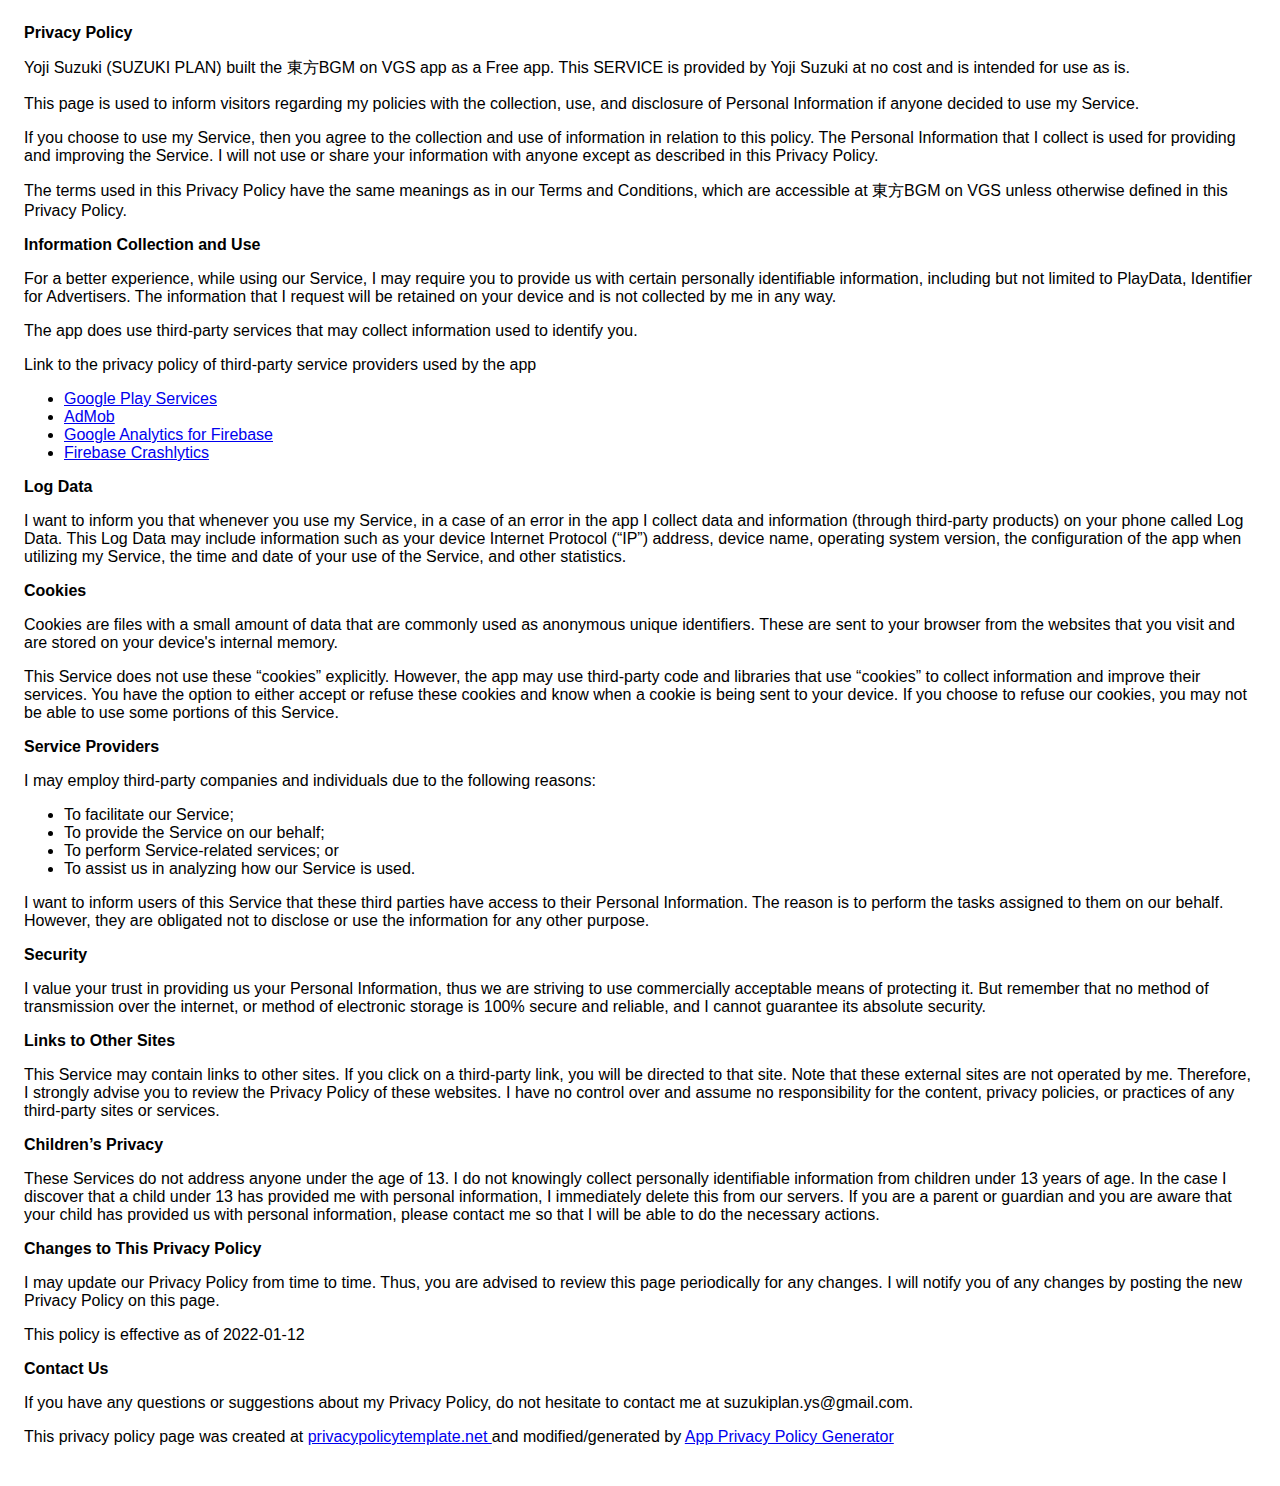
<file: public/tohovgs_android_privacy.html>
<!DOCTYPE html>
<html>
<head>
    <meta charset='utf-8'>
    <meta name='viewport' content='width=device-width'>
    <title>Privacy Policy</title>
    <style> body { font-family: 'Helvetica Neue', Helvetica, Arial, sans-serif; padding:1em; }
    </style>
</head>
<body>
<strong>Privacy Policy</strong>
<p>
    Yoji Suzuki (SUZUKI PLAN) built the 東方BGM on VGS app as
    a Free app. This SERVICE is provided by
    Yoji Suzuki at no cost and is intended for use as
    is.
</p>
<p>
    This page is used to inform visitors regarding my
    policies with the collection, use, and disclosure of Personal
    Information if anyone decided to use my Service.
</p>
<p>
    If you choose to use my Service, then you agree to
    the collection and use of information in relation to this
    policy. The Personal Information that I collect is
    used for providing and improving the Service. I will not use or share your information with
    anyone except as described in this Privacy Policy.
</p>
<p>
    The terms used in this Privacy Policy have the same meanings
    as in our Terms and Conditions, which are accessible at
    東方BGM on VGS unless otherwise defined in this Privacy Policy.
</p>
<p><strong>Information Collection and Use</strong></p>
<p>
    For a better experience, while using our Service, I
    may require you to provide us with certain personally
    identifiable information, including but not limited to PlayData, Identifier for Advertisers. The
    information that
    I request will be retained on your device and is not collected by me in any way.
</p>
<div><p>
    The app does use third-party services that may collect
    information used to identify you.
</p>
    <p>
        Link to the privacy policy of third-party service providers used
        by the app
    </p>
    <ul>
        <li><a href="https://www.google.com/policies/privacy/" target="_blank"
               rel="noopener noreferrer">Google Play Services</a></li>
        <li><a href="https://support.google.com/admob/answer/6128543?hl=en" target="_blank"
               rel="noopener noreferrer">AdMob</a></li>
        <li><a href="https://firebase.google.com/policies/analytics" target="_blank"
               rel="noopener noreferrer">Google Analytics for Firebase</a></li>
        <li><a href="https://firebase.google.com/support/privacy/" target="_blank"
               rel="noopener noreferrer">Firebase Crashlytics</a></li><!----><!----><!----><!---->
        <!----><!----><!----><!----><!----><!----><!----><!----><!----><!----><!----><!----><!---->
        <!----><!----><!----><!----><!----><!----><!----></ul>
</div>
<p><strong>Log Data</strong></p>
<p>
    I want to inform you that whenever you
    use my Service, in a case of an error in the app
    I collect data and information (through third-party
    products) on your phone called Log Data. This Log Data may
    include information such as your device Internet Protocol
    (“IP”) address, device name, operating system version, the
    configuration of the app when utilizing my Service,
    the time and date of your use of the Service, and other
    statistics.
</p>
<p><strong>Cookies</strong></p>
<p>
    Cookies are files with a small amount of data that are
    commonly used as anonymous unique identifiers. These are sent
    to your browser from the websites that you visit and are
    stored on your device's internal memory.
</p>
<p>
    This Service does not use these “cookies” explicitly. However,
    the app may use third-party code and libraries that use
    “cookies” to collect information and improve their services.
    You have the option to either accept or refuse these cookies
    and know when a cookie is being sent to your device. If you
    choose to refuse our cookies, you may not be able to use some
    portions of this Service.
</p>
<p><strong>Service Providers</strong></p>
<p>
    I may employ third-party companies and
    individuals due to the following reasons:
</p>
<ul>
    <li>To facilitate our Service;</li>
    <li>To provide the Service on our behalf;</li>
    <li>To perform Service-related services; or</li>
    <li>To assist us in analyzing how our Service is used.</li>
</ul>
<p>
    I want to inform users of this Service
    that these third parties have access to their Personal
    Information. The reason is to perform the tasks assigned to
    them on our behalf. However, they are obligated not to
    disclose or use the information for any other purpose.
</p>
<p><strong>Security</strong></p>
<p>
    I value your trust in providing us your
    Personal Information, thus we are striving to use commercially
    acceptable means of protecting it. But remember that no method
    of transmission over the internet, or method of electronic
    storage is 100% secure and reliable, and I cannot
    guarantee its absolute security.
</p>
<p><strong>Links to Other Sites</strong></p>
<p>
    This Service may contain links to other sites. If you click on
    a third-party link, you will be directed to that site. Note
    that these external sites are not operated by me.
    Therefore, I strongly advise you to review the
    Privacy Policy of these websites. I have
    no control over and assume no responsibility for the content,
    privacy policies, or practices of any third-party sites or
    services.
</p>
<p><strong>Children’s Privacy</strong></p>
<div><p>
    These Services do not address anyone under the age of 13.
    I do not knowingly collect personally
    identifiable information from children under 13 years of age. In the case
    I discover that a child under 13 has provided
    me with personal information, I immediately
    delete this from our servers. If you are a parent or guardian
    and you are aware that your child has provided us with
    personal information, please contact me so that
    I will be able to do the necessary actions.
</p></div> <!----> <p><strong>Changes to This Privacy Policy</strong></p>
<p>
    I may update our Privacy Policy from
    time to time. Thus, you are advised to review this page
    periodically for any changes. I will
    notify you of any changes by posting the new Privacy Policy on
    this page.
</p>
<p>This policy is effective as of 2022-01-12</p>
<p><strong>Contact Us</strong></p>
<p>
    If you have any questions or suggestions about my
    Privacy Policy, do not hesitate to contact me at suzukiplan.ys@gmail.com.
</p>
<p>This privacy policy page was created at <a href="https://privacypolicytemplate.net"
                                              target="_blank" rel="noopener noreferrer">privacypolicytemplate.net </a>and
    modified/generated by <a href="https://app-privacy-policy-generator.nisrulz.com/"
                             target="_blank" rel="noopener noreferrer">App Privacy Policy
        Generator</a></p>
</body>
</html>
</file>
<file: public/style.css>
html {
    scroll-behavior: smooth;
}
.pagetop {
    height: 50px;
    width: 50px;
    position: fixed;
    right: 30px;
    bottom: 30px;
    background: #fff;
    border: solid 2px #000;
    border-radius: 50%;
    display: flex;
    justify-content: center;
    align-items: center;
    z-index: 2;
    box-shadow: 0 4px 6px rgb(0 0 0 / 30%);
}

.pagetop__arrow {
    height: 10px;
    width: 10px;
    border-top: 3px solid #000;
    border-right: 3px solid #000;
    transform: translateY(20%) rotate(-45deg);
}

.press-start-2p-regular {
    font-family: "Press Start 2P", serif;
    font-weight: 400;
    font-style: normal;
}
  
body {
    padding: 10px;
    background-color: #000000;
    font-family: 'Press Start 2P';
}

#float-box {
    overflow: hidden;
}
  
#float-box img {
    float: left;
    max-width: 45%;
}

h1,h2,h3,h4,h5,h6 {
    font-weight: normal;
    margin: 0;
    padding: 0;
}

h1 {
    font-size: 32px;
    font-weight: bold;
    padding: 16px;
    margin-bottom: 1em;
    color: #ffffff;
    background: #1c1948;
    text-align: center;
    max-width: 100%;
}

h2 {
    font-size: 28px;
    font-weight: bold;
    padding: 16px;
    margin-bottom: 1em;
    color: #ffffff;
    background: #1c1948;
    text-align: center;
    max-width: 100%;
}

h3 {
    font-size: 24px;
    font-weight: bold;
    padding: 16px;
    margin-bottom: 1em;
    border-radius: 10px;
    background: #ffffff;
    text-align: center;
    max-width: 100%;
}

p {
    margin: 2rem auto;
    padding: 1rem 1rem;
    width: 90%;
    font-size: 1rem;
    color: #fafafa;
    border: 4px solid #c0c0c0;
    border-radius: 8px;
    line-height: 1.6;
    border-left-style: 0.01rem;
    text-align: left;
    text-indent: 0rem;
    max-width: 80%;
}

a {
    font-weight: bold;
    color: #e0c020;
    text-decoration: none;
}

pre {
    margin: 2rem auto;
    padding: 1.5rem 2rem;
    font-size: 0.9rem;
    color: #e0e0e0;
    font-family: 'Courier New', Courier, monospace;
    max-width: 80%;
    align-items: center;
    white-space: pre;           /* CSS 2.0 */
    white-space: pre-wrap;      /* CSS 2.1 */
    white-space: pre-line;      /* CSS 3.0 */
    white-space: -pre-wrap;     /* Opera 4-6 */
    white-space: -o-pre-wrap;   /* Opera 7 */
    white-space: -moz-pre-wrap; /* Mozilla */
    white-space: -hp-pre-wrap;  /* HP Printers */
    word-wrap: break-word;      /* IE 5+ */
}

img {
    max-width: 640px;
    height: auto;
}

iframe {
    margin: 0px;
    max-width: 100%;
    height: atuo;
}

ul {
    margin: 2rem auto;
    padding: 1.5rem 2rem;
    width: 90%;
    font-size: 1rem;
    color: #fafafa;
    border: 4px solid #c0c0c0;
    border-radius: 8px;
    line-height: 1.6;
    border-left-style: 0.01rem;
    text-align: left;
    text-indent: 0rem;
    max-width: 80%;
}
</file>
